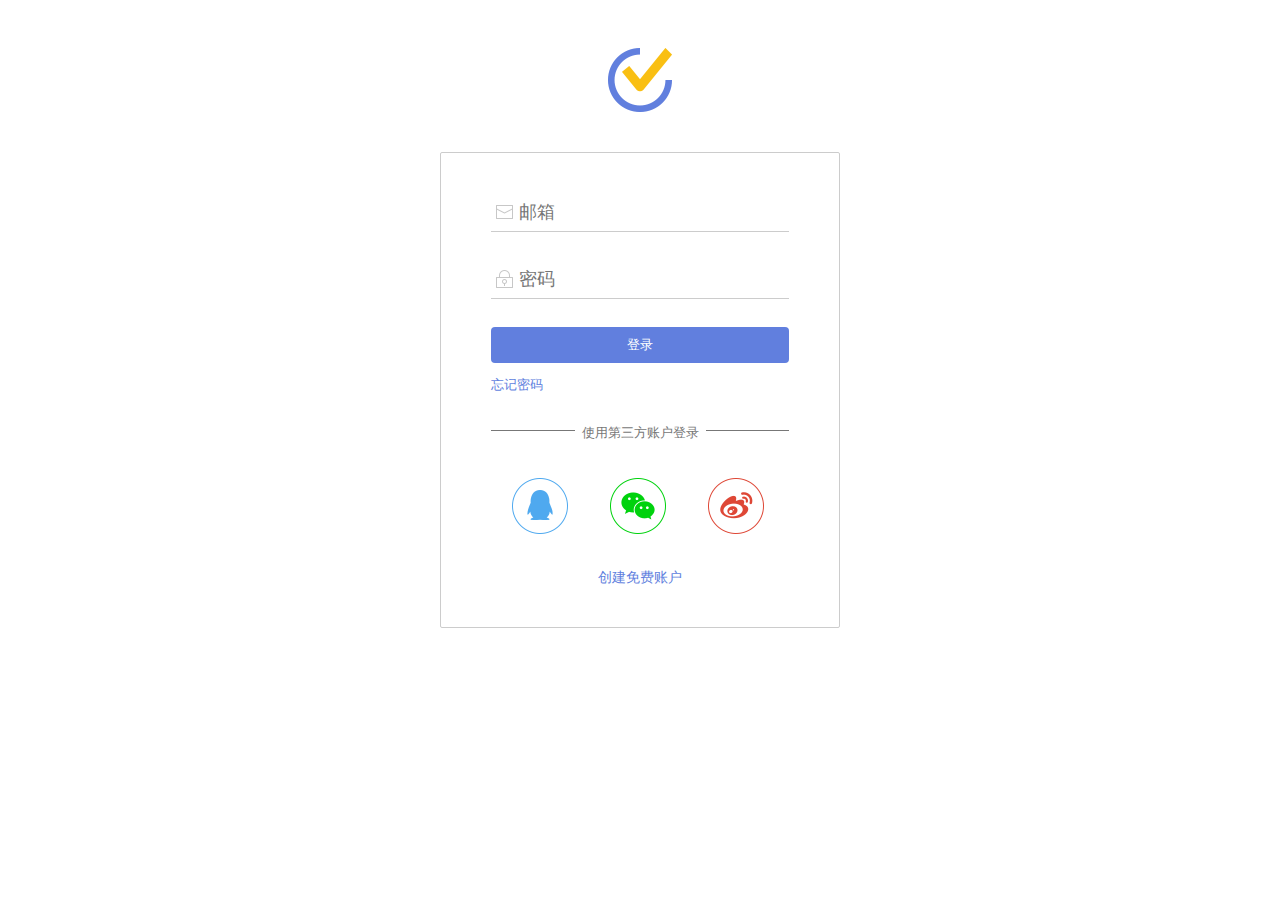
<file: login.html>
<!DOCTYPE html>
<html lang="en">
<head>
    <meta charset="UTF-8">
    <title>Title</title>
    <link rel="stylesheet" href="css/login.css">
</head>
<body>
<div class="login_warp">
    <div class="logo">
        <span></span>
    </div>
    <div class="login">
        <form class="login_form" action="#" method="post">
            <div id="email" class="input">
                <input name="email" type="email" placeholder="邮箱">
            </div>
            <div id="password" class="input">
                <input name="password" type="password" placeholder="密码">
            </div>
            <button id="submit" type="submit">登录</button>
            <div class="forget_password">
                <a href="javascript:;">忘记密码</a>
            </div>
        </form>
        <div class="else_login">
            <div class="login_line">使用第三方账户登录</div>
            <ul class="else clear">
                <li><a href="javascript:;"></a></li>
                <li><a href="javascript:;"></a></li>
                <li><a href="javascript:;"></a></li>
            </ul>
        </div>
        <div class="create"><a href="javascript">创建免费账户</a></div>
    </div>
</div>
</body>
</html>
</file>
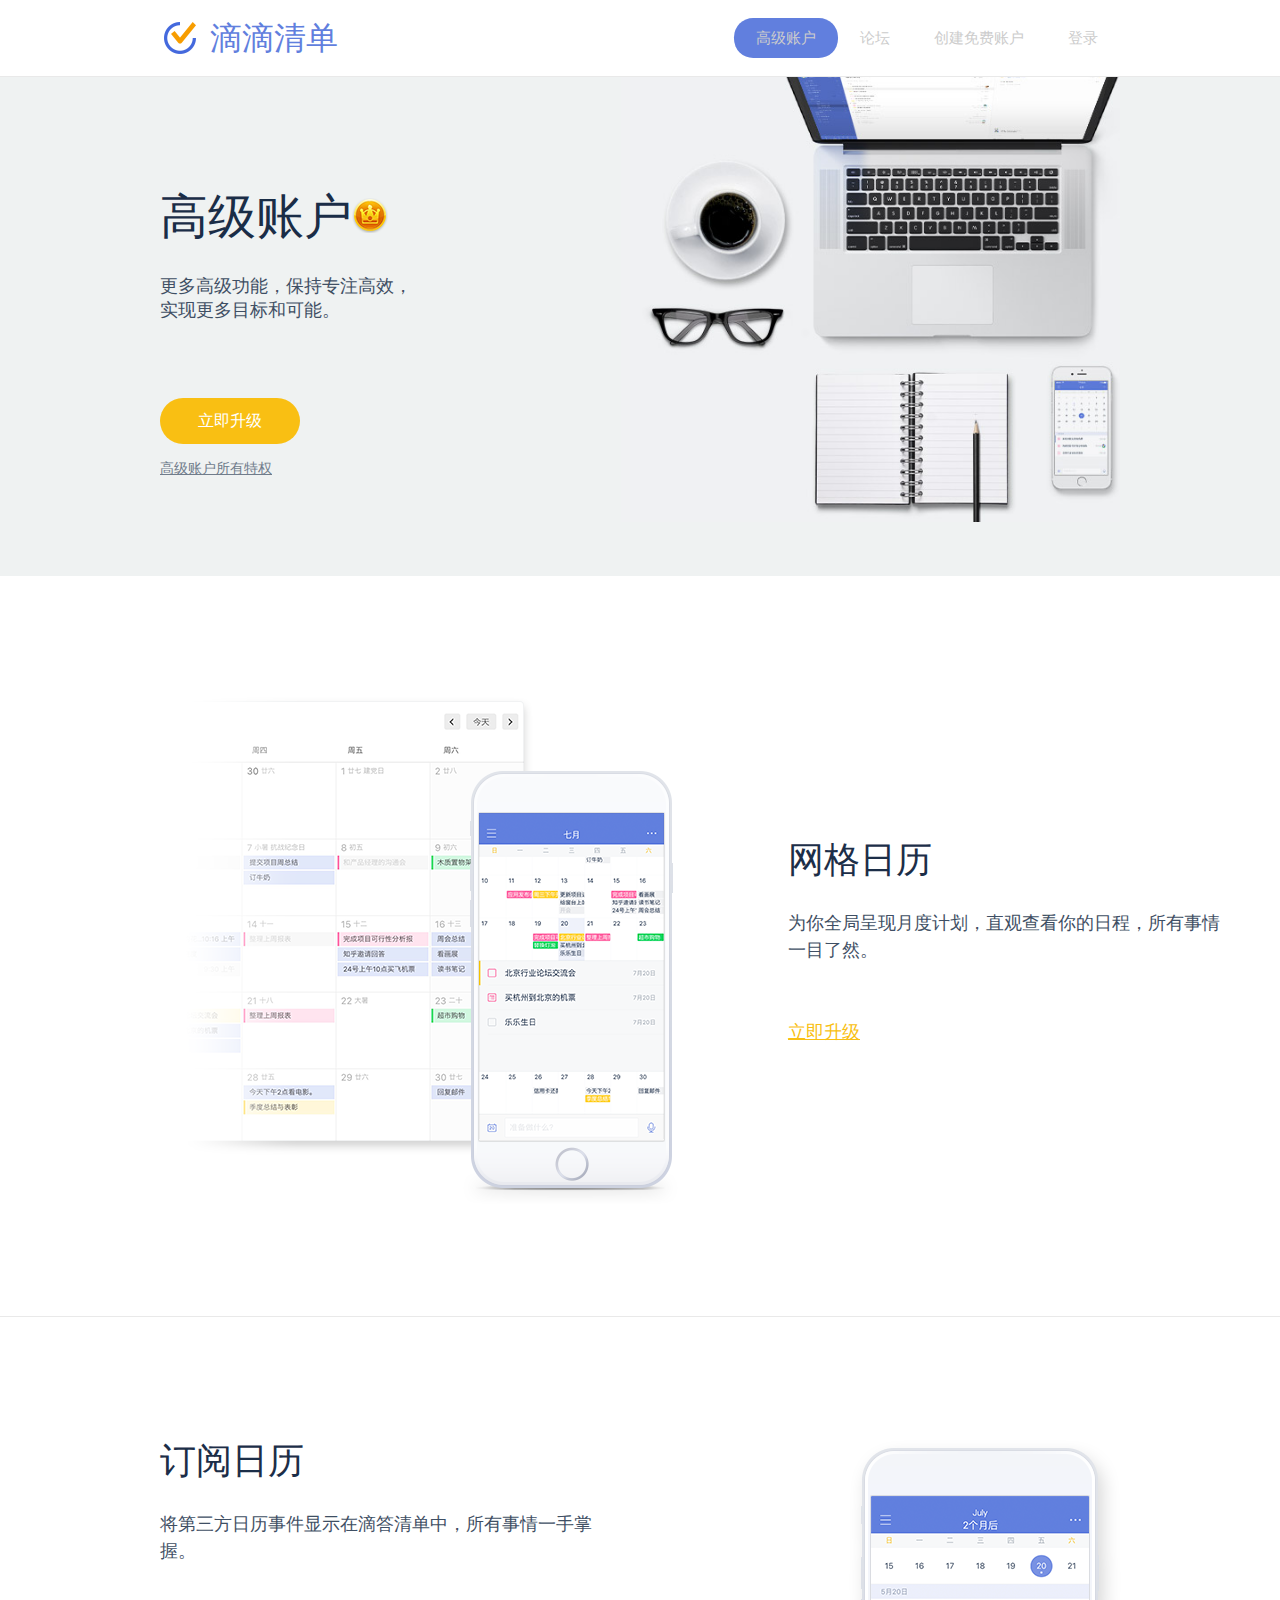
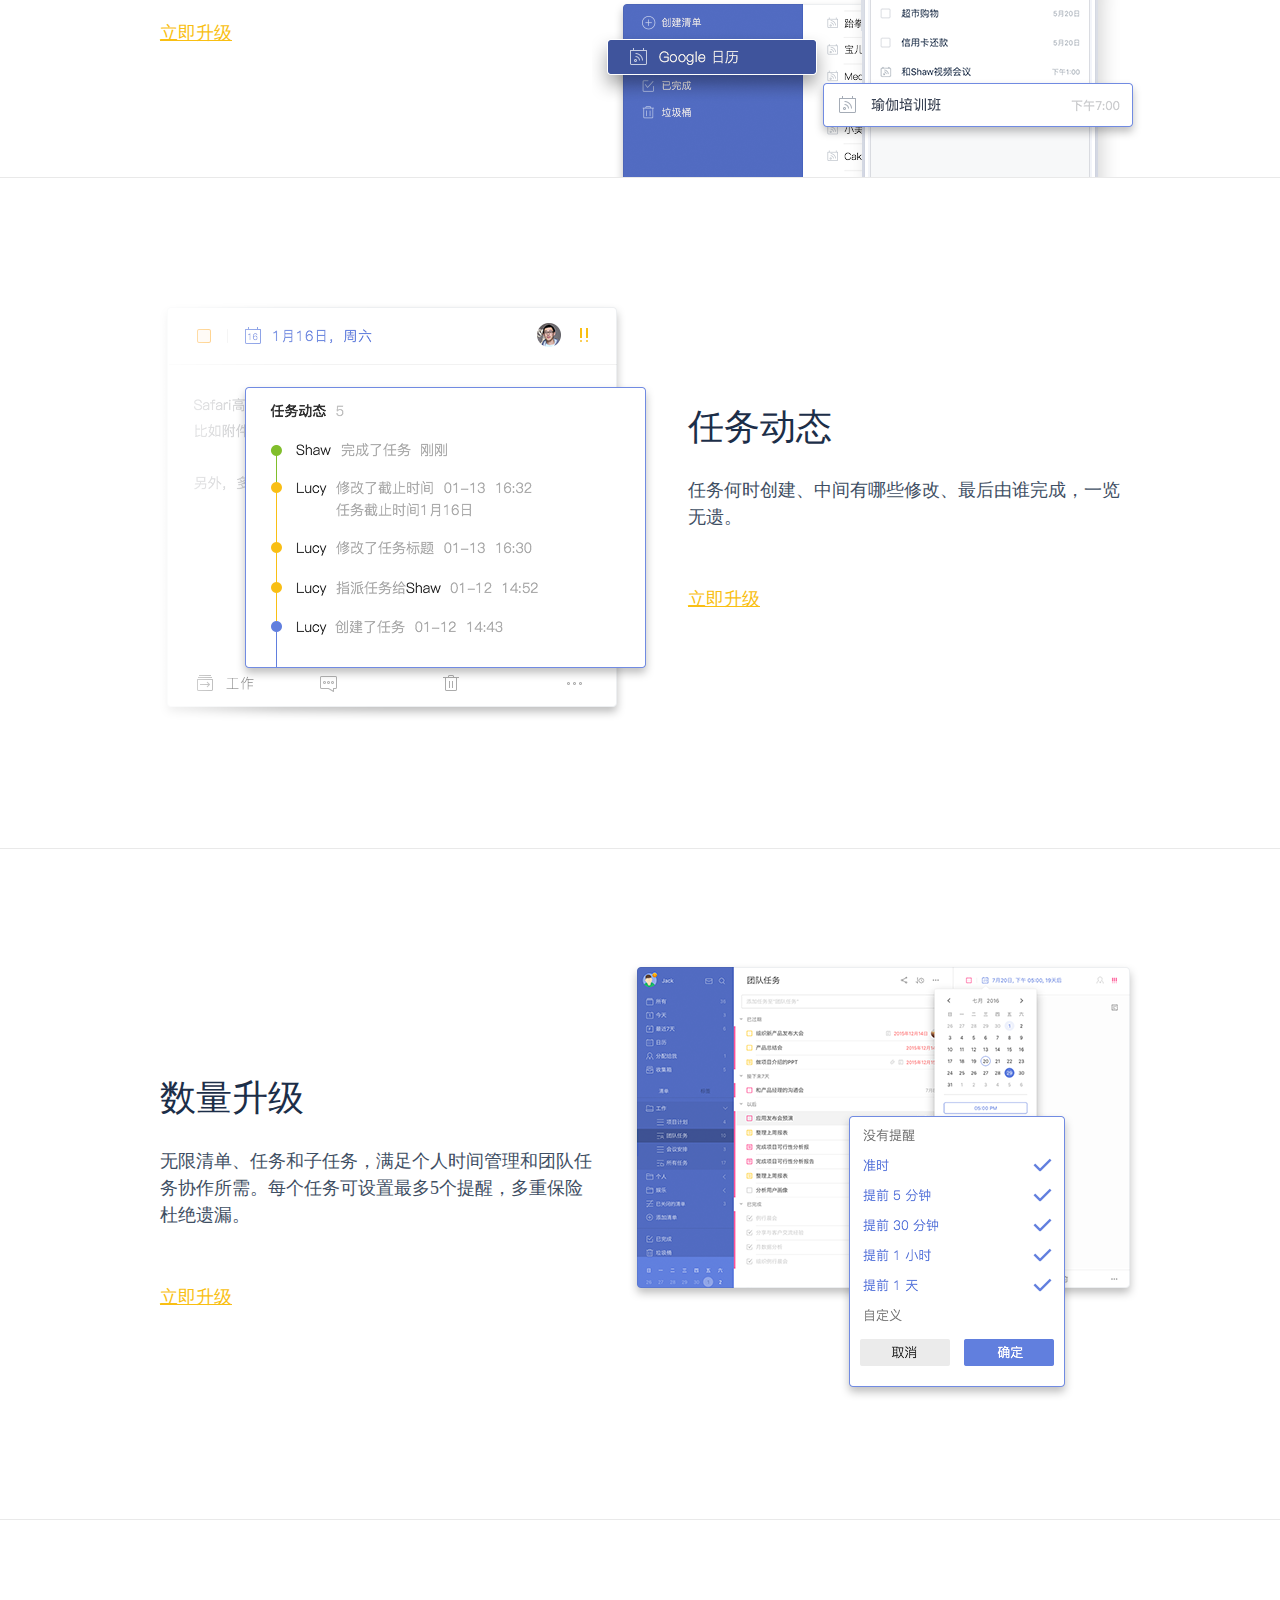
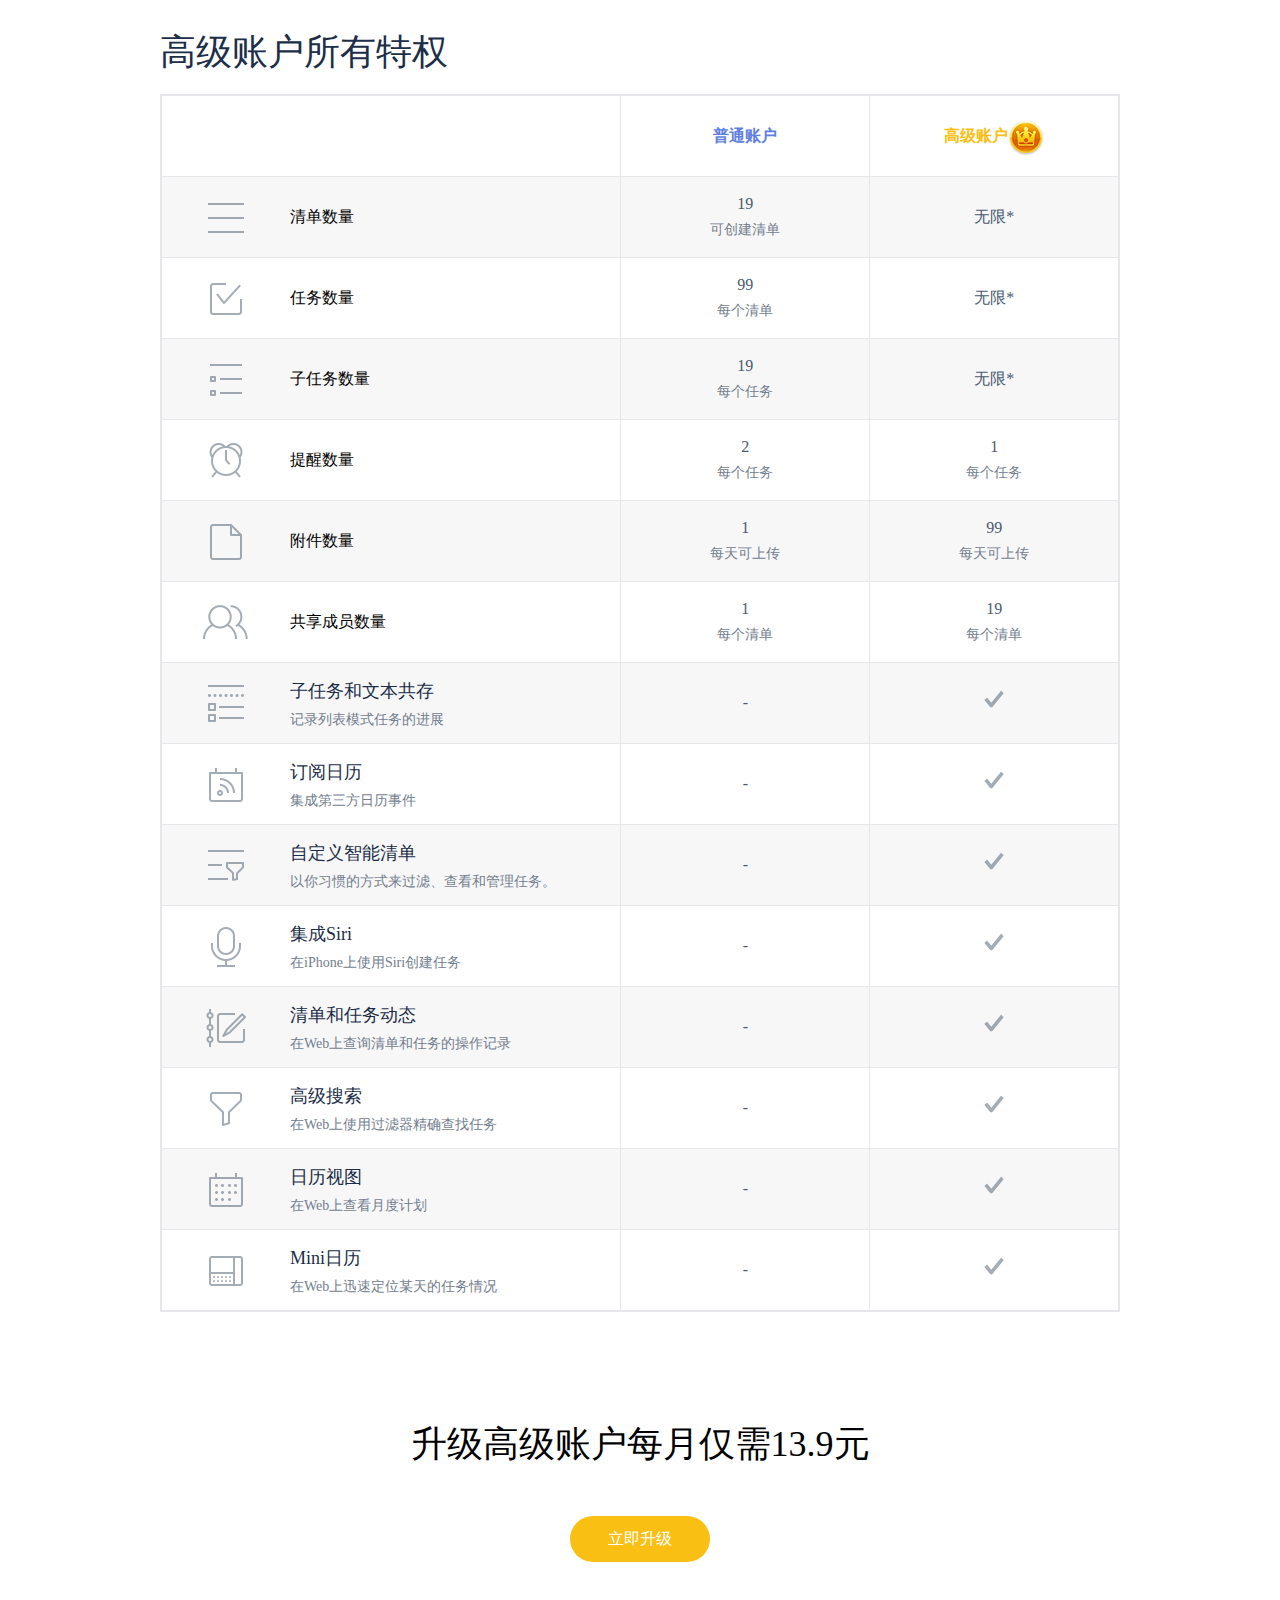
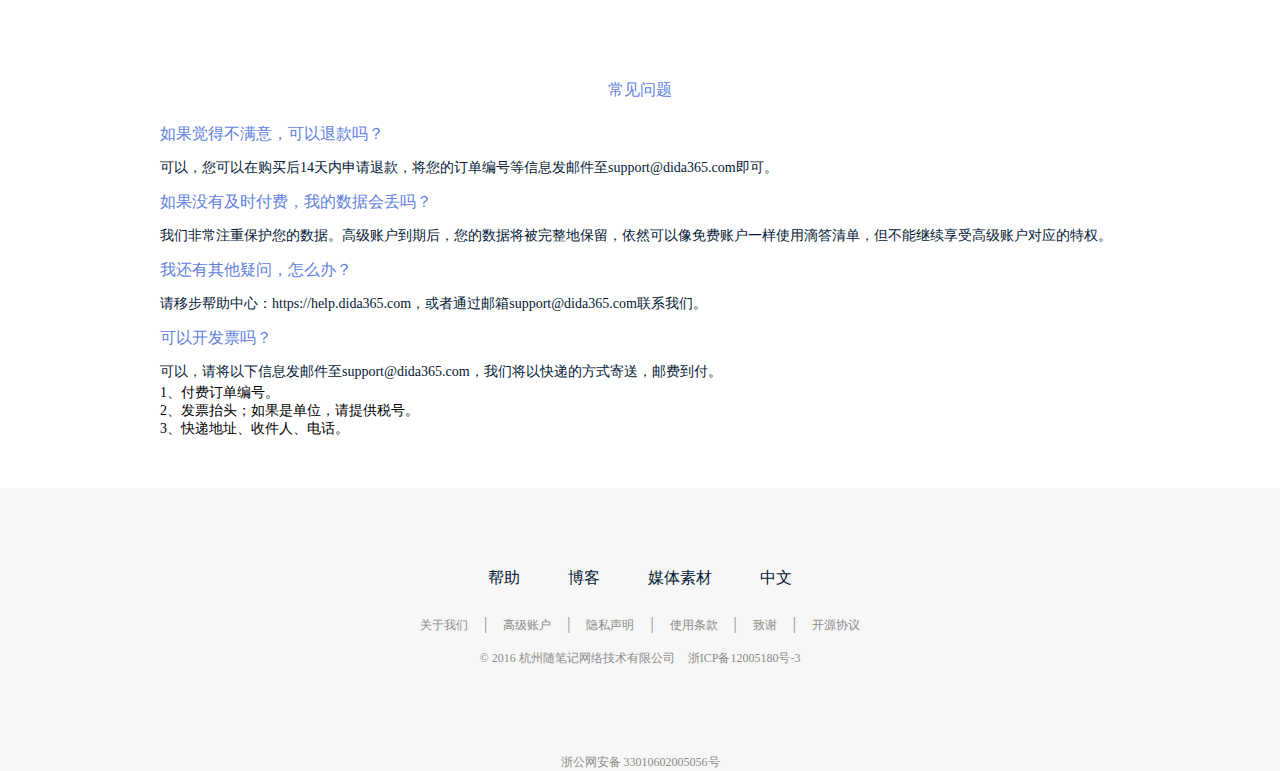
<file: vip.html>
<!DOCTYPE html>
<html lang="en">
<head>
    <meta charset="UTF-8">
    <title>Title</title>
    <link rel="stylesheet" href="css/style.css">
    <link rel="stylesheet" href="css/vip.css">
    <script src="js/jquery-1.11.1.min.js"></script>
    <script src="js/style.js"></script>
    <script src="js/vip.js"></script>
</head>
<body>
<div class="header">
    <div class="inner clear">
        <a href="index.html" class="logo clear">
            <img src="images/logo.ico">
            <span>滴滴清单</span>
        </a>
        <ul class="nav clear">
            <li><a href="#" class="home">高级账户</a></li>
            <li><a href="#">论坛</a></li>
            <li><a href="login.html">创建免费账户</a></li>
            <li><a href="login.html">登录</a></li>
        </ul>
        <i class="fa fa-reorder reorder"></i>
    </div>
    <div class="line"></div>
</div>
<div class="banner">
    <div class="inner clear">
        <div class="banner_left">
            <h1>高级账户<span></span></h1>
            <p>更多高级功能，保持专注高效，<br>实现更多目标和可能。</p>
            <div class="upgrade"><a href="javascript:;">立即升级</a></div>
            <a href="#privilegeList" class="privilege" >高级账户所有特权</a>
        </div>
        <div class="banner_right">
            <img src="images/cover.jpg">
        </div>
    </div>
</div>
<div class="main">
    <div class="infoList">
        <div class="info info_one clear">
            <div class="info_left">
                <h4>网格日历</h4>
                <p>为你全局呈现月度计划，直观查看你的日程，所有事情一目了然。</p>
                <a href="javascript:;" class="upgrade">立即升级</a>
            </div>
            <div class="info_right">
                <img src="images/grid-calendar.png">
            </div>
        </div>
        <div class="line"></div>
        <div class="info info_two clear">
            <div class="info_left">
                <h4>订阅日历</h4>
                <p>将第三方日历事件显示在滴答清单中，所有事情一手掌握。</p>
                <a href="javascript:;" class="upgrade">立即升级</a>
            </div>
            <div class="info_right">
                <img src="images/s-calendar.png">
            </div>
        </div>
        <div class="line"></div>
        <div class="info info_three clear">
            <div class="info_left">
                <h4>任务动态</h4>
                <p>任务何时创建、中间有哪些修改、最后由谁完成，一览无遗。</p>
                <a href="javascript:;" class="upgrade">立即升级</a>
            </div>
            <div class="info_right">
                <img src="images/t-activity.png">
            </div>
        </div>
        <div class="line"></div>
        <div class="info info_four clear">
            <div class="info_left">
                <h4>数量升级</h4>
                <p>无限清单、任务和子任务，满足个人时间管理和团队任务协作所需。每个任务可设置最多5个提醒，多重保险杜绝遗漏。</p>
                <a href="javascript:;" class="upgrade">立即升级</a>
            </div>
            <div class="info_right">
                <img src="images/reminders.png">
            </div>
        </div>
        <div class="line"></div>
    </div>
    <div id="privilegeList" class="privilegeList inner">
        <h2>高级账户所有特权</h2>
        <table>
            <thead>
            <tr>
                <th></th>
                <th>普通账户</th>
                <th>高级账户<span></span></th>
            </tr>
            </thead>
            <tbody>
            <tr>
                <td>
                    <i class="list"></i>
                    <span>清单数量</span>
                </td>
                <td>
                    <span>19</span>
                    <span class="desc">可创建清单</span>
                </td>
                <td>
                    <span title="综合使用情况和性能影响，默认高级账户最高可创建有限个清单。如需扩容请通过支持邮箱联系我们。">无限*</span>
                </td>
            </tr>
            <tr>
                <td>
                    <i class="task"></i>
                    <span>任务数量</span>
                </td>
                <td>
                    <span>99</span>
                    <span class="desc">每个清单</span>
                </td>
                <td>
                    <span title="综合使用情况和性能影响，默认高级账户最高可创建有限个清单。如需扩容请通过支持邮箱联系我们。">无限*</span>
                </td>
            </tr>
            <tr>
                <td>
                    <i class="subtask"></i>
                    <span>子任务数量</span>
                </td>
                <td>
                    <span>19</span>
                    <span class="desc">每个任务</span>
                </td>
                <td>
                    <span title="综合使用情况和性能影响，默认高级账户最高可创建有限个清单。如需扩容请通过支持邮箱联系我们。">无限*</span>
                </td>
            </tr>
            <tr>
                <td>
                    <i class="clock"></i>
                    <span>提醒数量</span>
                </td>
                <td>
                    <span>2</span>
                    <span class="desc">每个任务</span>
                </td>
                <td>
                    <span>1</span>
                    <span class="desc">每个任务</span>
                </td>
            </tr>
            <tr>
                <td>
                    <i class="file"></i>
                    <span>附件数量</span>
                </td>
                <td>
                    <span>1</span>
                    <span class="desc">每天可上传</span>
                </td>
                <td>
                    <span>99</span>
                    <span class="desc">每天可上传</span>
                </td>
            </tr>
            <tr>
                <td>
                    <i class="share"></i>
                    <span>共享成员数量</span>
                </td>
                <td>
                    <span>1</span>
                    <span class="desc">每个清单</span>
                </td>
                <td>
                    <span>19</span>
                    <span class="desc">每个清单</span>
                </td>
            </tr>
            <tr>
                <td>
                    <i class="subdesc"></i>
                    <p>
                        <span>子任务和文本共存</span>
                        <span class="desc">记录列表模式任务的进展</span>
                    </p>
                </td>
                <td>
                    <span>-</span>
                </td>
                <td>
                    <span class="support"></span>
                </td>
            </tr>
            <tr>
                <td>
                    <i class="subscribe"></i>
                    <p>
                        <span>订阅日历</span>
                        <span class="desc">集成第三方日历事件</span>
                    </p>
                </td>
                <td>
                    <span>-</span>
                </td>
                <td>
                    <span class="support"></span>
                </td>
            </tr>
            <tr>
                <td>
                    <i class="custom"></i>
                    <p>
                        <span>自定义智能清单</span>
                        <span class="desc">以你习惯的方式来过滤、查看和管理任务。</span>
                    </p>
                </td>
                <td>
                    <span>-</span>
                </td>
                <td>
                    <span class="support"></span>
                </td>
            </tr>
            <tr>
                <td>
                    <i class="siri"></i>
                    <p>
                        <span>集成Siri</span>
                        <span class="desc">在iPhone上使用Siri创建任务</span>
                    </p>
                </td>
                <td>
                    <span>-</span>
                </td>
                <td>
                    <span class="support"></span>
                </td>
            </tr>
            <tr>
                <td>
                    <i class="activity"></i>
                    <p>
                        <span>清单和任务动态</span>
                        <span class="desc">在Web上查询清单和任务的操作记录</span>
                    </p>
                </td>
                <td>
                    <span>-</span>
                </td>
                <td>
                    <span class="support"></span>
                </td>
            </tr>
            <tr>
                <td>
                    <i class="search"></i>
                    <p>
                        <span>高级搜索</span>
                        <span class="desc">在Web上使用过滤器精确查找任务</span>
                    </p>
                </td>
                <td>
                    <span>-</span>
                </td>
                <td>
                    <span class="support"></span>
                </td>
            </tr>
            <tr>
                <td>
                    <i class="calendar"></i>
                    <p>
                        <span>日历视图</span>
                        <span class="desc">在Web上查看月度计划</span>
                    </p>
                </td>
                <td>
                    <span>-</span>
                </td>
                <td>
                    <span class="support"></span>
                </td>
            </tr>
            <tr>
                <td>
                    <i class="mini"></i>
                    <p>
                        <span>Mini日历</span>
                        <span class="desc">在Web上迅速定位某天的任务情况</span>
                    </p>
                </td>
                <td>
                    <span>-</span>
                </td>
                <td>
                    <span class="support"></span>
                </td>
            </tr>
            </tbody>
        </table>
    </div>
    <div class="price">
        <div class="inner">
            <h2>升级高级账户每月仅需13.9元</h2>
            <a  class="upgrade">立即升级</a>
        </div>
    </div>
    <div class="question">
        <div class="inner">
            <a class="question_title">常见问题</a>
            <ul>
                <li>
                    <a class="question_txt">如果觉得不满意，可以退款吗？</a>
                    <span class="question_info">可以，您可以在购买后14天内申请退款，将您的订单编号等信息发邮件至support@dida365.com即可。</span>
                </li>
                <li>
                    <a class="question_txt">如果没有及时付费，我的数据会丢吗？</a>
                    <span class="question_info">我们非常注重保护您的数据。高级账户到期后，您的数据将被完整地保留，依然可以像免费账户一样使用滴答清单，但不能继续享受高级账户对应的特权。</span>
                </li>
                <li>
                    <a class="question_txt">我还有其他疑问，怎么办？</a>
                    <span class="question_info">请移步帮助中心：https://help.dida365.com，或者通过邮箱support@dida365.com联系我们。</span>
                </li>
                <li>
                    <a class="question_txt">可以开发票吗？</a>
                    <span class="question_info">可以，请将以下信息发邮件至support@dida365.com，我们将以快递的方式寄送，邮费到付。</span>
                    <span>1、付费订单编号。</span>
                    <span>2、发票抬头；如果是单位，请提供税号。</span>
                    <span>3、快递地址、收件人、电话。</span>
                </li>
            </ul>
        </div>
    </div>
</div>
<div class="vip_footer">
    <div class="inner">
        <div class="footer_link_top">
            <a href="#">帮助</a>
            <a href="#">博客</a>
            <a href="#">媒体素材</a>
            <a href="#">中文</a>
        </div>
        <div class="footer_link_bottom">
            <a href="#">关于我们</a>
            <span>|</span>
            <a href="#">高级账户</a>
            <span>|</span>
            <a href="#">隐私声明</a>
            <span>|</span>
            <a href="#">使用条款</a>
            <span>|</span>
            <a href="#">致谢</a>
            <span>|</span>
            <a href="#">开源协议</a>
        </div>
        <div class="copyright">
            <span>© 2016 杭州随笔记网络技术有限公司 </span>
            <a href="#">浙ICP备12005180号-3</a>
        </div>
        <div class="police">
            <a href="#">浙公网安备 33010602005056号</a>
        </div>
    </div>
</div>

<div class="modal"></div>

<div class="pop_window">
    <div class="pop">
        <div class="pop_title">
            <a class="closeBtn">×</a>
            <h2>升级到高级账户</h2>
            <div class="pop_price clear">
                <div class="menu">
                    <div class="menu_frame">1</div>
                    <ul class="choose_menu">
                        <li>1</li>
                        <li>2</li>
                        <li>3</li>
                        <li>4</li>
                        <li>5</li>
                        <li>6</li>
                        <li>7</li>
                        <li>8</li>
                        <li>9</li>
                        <li>10</li>
                        <li>11</li>
                        <li>12</li>
                    </ul>
                </div>
                <div class="date">
                    <div class="date_frame">月</div>
                    <ul class="choose_date">
                        <li>月</li>
                        <li>年</li>
                    </ul>
                </div>
                <div class="clear"></div>
                <p id="original_price">原价：￥13.9</p>
                <p id="discount_price">￥9.9</p>
            </div>
        </div>
        <div class="pop_content">
            <p class="type">支付方式：支付宝</p>
            <p class="text_info">* 即将恢复原价</p>
            <p class="text_info">* 您可在付费后14天内退款</p>
        </div>
        <div class="pop_btn">
            <a href="login.html" class="log_in">立即支付</a>
        </div>
    </div>
</div>
</body>
</html>
</file>
<file: css/login.css>
*{margin:0;padding:0;}
a{text-decoration: none;}
ul{list-style: none}

.clear:after{content:"200B";display:block; font-size:0; height:0; clear:both;}
.clear{*zoom:1;}

.login_warp{max-width: 400px;min-width: 300px;margin:48px auto;}
.logo{margin-bottom:36px;text-align: center;}
.logo span{display: inline-block;width:64px;height:64px;background:url("../images/login-icons.png") no-repeat 0 -1px;}
.login{padding:40px 50px;border:1px solid #ccc;border-radius: 2px;}
input{border:none;width:270px;height:38px;font-size: 18px;outline:none;}
.input{padding-left:28px;border-bottom:1px solid #ccc;margin-bottom: 28px;position: relative;}
#email:before{content: "";width: 18px;height:18px;margin:0 5px;background:url("../images/login-icons.png") no-repeat -87px -71px;position: absolute;left:0;top:10px;}
#password:before{content: "";width: 18px;height:18px;margin:0 5px;background:url("../images/login-icons.png") no-repeat -135px -71px;position: absolute;left:0;top:10px;}
#submit{border:none;width:298px;height:36px;background:#617fde;border-radius: 4px;color:#fff;margin-bottom: 12px;}
.forget_password a{font-size: 13px;color:#617fde;}
.login_line{font-size: 13px;text-align: center;position: relative;color:#777;padding:30px 0 36px;background:#fff;z-index: 20;overflow: hidden;}
.login_line:before{content: "";width:50%;height:1px;background:#777;position: absolute;top:36px;left:-65px;z-index: 10;}
.login_line:after{content: "";width:50%;height:1px;background:#777;position: absolute;top:36px;left:215px;z-index: 10;}
.else li{float:left;margin:0 21px;}
.else li a{display: block;width:56px;height:56px;background:url("../images/login-icons.png") no-repeat;}
.else li:nth-child(1) a{background-position: -64px 0;}
.else li:nth-child(2) a{background-position: -120px 0;}
.else li:nth-child(3) a{background-position: 0 -68px;}
.create{text-align: center;font-size:14px;padding-top:35px;}
.create a{color: #617fde;}
</file>
<file: css/style.css>
*{margin:0;padding:0}
body{font-size:1rem;font-family: "Microsoft YaHei"}
ul{list-style: none}
a{text-decoration: none}
img{display: block}
.clear:after{content:"200B";display:block; font-size:0; height:0; clear:both;}
.clear{*zoom:1;}
.inner{width:71.5rem;margin: 0 auto;}
.line{width:100%;height:1px;background:#e9e9e9;}
.hide{display: none}
.show{display: block !important;}
.color{color:#617fde !important;}
.header{position: fixed;top:0;width:100%;z-index: 100;padding-top:20px;transition: all 0.5s ease}
.header .logo{display: block;height:4.75rem;float: left;margin-left:0.25rem;color: #617fde;font-size: 2rem;line-height: 4.75rem;}
.header .logo img{float: left;margin-top:1.375rem;}
.header .logo span{float: left;margin-left:0.875rem;}
.header .nav{float: right;padding:1.125rem 0;}
.header .nav li{float: left;line-height: 2.5rem;}
.header .nav li a{display:block;height:2.5rem;border-radius:1.2rem;font-size: .9375rem;color:#ccc;padding:0 1.375rem;}
.header .nav li .home{background:#617fde;}
.header .reorder{float: right;padding:1.125rem;font-size: 2rem;line-height: 2.5rem;color: #617fde;display: none;cursor: pointer}



.footer .estimate{background:#797f86;text-align: center;}
.footer .estimate h3{padding:3.75rem 0 2.5rem 0;font-size: 2.625rem;color:#fff;font-weight: normal}
.footer .estimate .estimate_content{padding:2.5rem;}
.footer .estimate .estimate_content .estimate_title{padding:1.25rem;position: relative;}
.footer .estimate .estimate_content .estimate_title:before{content: '"';font-size: 3.75rem;width:2rem;position: absolute;top:0;left:0;color:#fff;}
.footer .estimate .estimate_content .estimate_title:after{content: '"';font-size: 3.75rem;width:2rem;height:3.75rem;position: absolute;bottom:0;right:0;color:#fff;}
.footer .estimate .estimate_content .estimate_title li a{font-size: 1.125rem;line-height: 2rem;color:#e4e5e7;display: none}
.footer .estimate .estimate_content .estimate_app{margin: .625rem 0 0;display: inline-block;}
.footer .estimate .estimate_content .estimate_app li{float: left;}
.footer .estimate .estimate_content .estimate_app li a{display: inline-block;margin:1.25rem;}
.footer .estimate .estimate_content .estimate_app li a i{display:block;width:6rem;height:6rem;color:#9499a0;line-height: 6rem;font-size: 2rem;color: #fff;}
.footer .footer_bot{background:#303445;text-align: center;}
.footer .footer_bot ul{display: inline-block;}
.footer .footer_bot ul li{float: left;}
.footer .footer_bot .app_icon{padding: 3.75rem 0 2.75rem 0;}
.footer .footer_bot .app_icon li a{margin:0.625rem;color: #595d6a;font-size:2rem; }
.footer .footer_bot .help{padding: 0 .625rem 2.5rem;}
.footer .footer_bot .help li a{margin: 0 1.375rem;color:#acaeb5;}
.footer .footer_bot .about{padding:1rem;}
.footer .footer_bot .about li a{color:#595d6a;}
.footer .footer_bot .about li span{color:#595d6a;padding:0 1rem}
.footer .footer_bot .copyright{font-size: .75rem;padding-bottom: 1rem;}
.footer .footer_bot .copyright span{color:#595d6a;}
.footer .footer_bot .copyright span a{color:#595d6a;}
.footer .footer_bot .police{padding-bottom: 5.3125rem}
.footer .footer_bot .police .police_pic{display:inline-block;width:1rem;height:1rem;background: url("../images/icon.png") no-repeat -198px -100px;}
.footer .footer_bot .police a{font-size: .75rem;color:#595d6a;padding-left: .375rem;}
</file>
<file: css/vip.css>
.inner{width:960px;}
.upgrade,.question_title,.question_txt{cursor: pointer;}
.header{padding:0;background: #fff;position: fixed;}
.banner{padding-top:76px;background: #eff2f2;height:500px;}
.banner_left{width:48%;padding-top:109px;float: left;}
.banner_left h1{font-weight: normal;font-size: 48px;margin-bottom: 25px; color: #1a2d47;position: relative;padding-right: 36px;}
.banner_left h1 span{display:inline-block;width:36px;height:36px;background: url("../images/vip-icons.png") no-repeat -603px -199px;}
.banner_left p{font-size: 18px;color:#3f4f64;}
.banner_left .upgrade{margin:76px 0 15px 0; }
.banner_left .upgrade a{display: block;width:140px; height:46px; background: #f9bf13;border-radius: 23px;text-align: center;line-height: 46px;color:#fff;}
.banner_left .privilege{font-size: 14px;color:#707c8b;text-decoration: underline}
.banner_right{width:52%;height:100%;float: right;}
.banner_right img{width:100%;}
.infoList .info{padding:110px 0;position: relative;width:960px;margin: 0 auto;}
.infoList .info .info_left{width: 45%;position: absolute;line-height: 27px;}
.infoList .info .info_left h4{font-size: 36px;font-weight: normal;margin-bottom: 36px;color: #1c2e48;}
.infoList .info .info_left p{font-size: 18px;color:#3f4f64;margin-bottom: 55px;}
.infoList .info .info_left a{text-decoration: underline;font-size: 18px;color:#f9bf13;}
.infoList .info .info_right{width: 55%;}
.infoList .info_one .info_left{padding-left:100px;top:50%;left:55%}
.infoList .info_one .info_right{float: left;}
.infoList .info_two{padding:110px 0 0 0}
.infoList .info_two .info_left{top:50%;left:0}
.infoList .info_two .info_right{float: right;}
.infoList .info_three .info_left{top:50%;left:55%}
.infoList .info_three .info_right{float: left;}
.infoList .info_four .info_left{top:50%;left:0}
.infoList .info_four .info_right{float: right;}
.privilegeList{padding-top:110px;}
.privilegeList h2{font-size: 36px;line-height: 44px;font-weight: normal;color:#1c2e48}
.privilegeList table{margin-top: 20px;border:2px solid #e5e7ea;text-align: center;line-height: 80px;width: 100%}
table,tr,th,td{border:1px solid #e5e7ea;border-collapse:collapse;}
.privilegeList table tr{height:80px;}
.privilegeList table tr:nth-child(2n+1){background:#f7f7f8}
.privilegeList table thead tr{background: #fff !important;}
.privilegeList table thead tr th:nth-child(1){width:48%;}
.privilegeList table thead tr th:nth-child(2){width:26%;color:#617fde;}
.privilegeList table thead tr th:nth-child(3){width:26%;color:#f9bf13;}
.privilegeList table thead tr th:nth-child(3) span{display:inline-block;vertical-align: middle;width:36px;height:36px;background: url("../images/vip-icons.png") no-repeat -603px -199px;}
.privilegeList table tbody tr td:nth-child(1){width:48%;text-align: left;padding-left: 40px;}

.privilegeList table tbody tr td:nth-child(1) i{display:inline-block;width:48px;height:48px;background:url("../images/vip-icons.png") no-repeat;vertical-align: middle;margin-right: 36px;}
.privilegeList table tbody tr td:nth-child(1) p{display: inline-block;vertical-align: middle;}
.privilegeList table tbody tr td:nth-child(1) p span{font-size: 18px;color:#1b2d47;display: block;line-height: normal;}
.privilegeList table tbody tr td:nth-child(1) p .desc{padding-top:8px;font-size: 14px;color:#737e8e}

.privilegeList table tbody tr td:nth-child(1) .list{background-position: -528px -272px;}
.privilegeList table tbody tr td:nth-child(1) .task{background-position: -480px -272px;}
.privilegeList table tbody tr td:nth-child(1) .subtask{background-position: -384px -272px;}
.privilegeList table tbody tr td:nth-child(1) .share{background-position: -507px -200px;}
.privilegeList table tbody tr td:nth-child(1) .clock{background-position: -48px -272px;}
.privilegeList table tbody tr td:nth-child(1) .file{background-position: -192px -272px;}
.privilegeList table tbody tr td:nth-child(1) .subdesc{background-position: -336px -272px;}
.privilegeList table tbody tr td:nth-child(1) .subscribe{background-position: -288px -272px;}
.privilegeList table tbody tr td:nth-child(1) .custom{background-position: -432px -272px;}
.privilegeList table tbody tr td:nth-child(1) .siri{background-position: -240px -272px;}
.privilegeList table tbody tr td:nth-child(1) .activity{background-position: -0px -272px;}
.privilegeList table tbody tr td:nth-child(1) .search{background-position: -144px -272px;}
.privilegeList table tbody tr td:nth-child(1) .calendar{background-position: -96px -272px;}
.privilegeList table tbody tr td:nth-child(1) .mini{background-position: -555px -200px;}
.privilegeList table tbody tr td:nth-child(2){width:26%;}
.privilegeList table tbody tr td:nth-child(2) span{display: block;line-height: normal;color: #4c5a6f;}
.privilegeList table tbody tr td:nth-child(2) .desc{padding-top:8px;font-size: 14px;color:#737e8e}
.privilegeList table tbody tr td:nth-child(3){width:26%;}
.privilegeList table tbody tr td:nth-child(3) span{color:#4c5a6f;display: block;line-height: normal;}
.privilegeList table tbody tr td:nth-child(3) .desc{padding-top:8px;font-size: 14px;color:#737e8e}
.privilegeList table tbody tr td:nth-child(3) .support{display:inline-block;width:20px;height:18px;background: url("../images/vip-icons.png") no-repeat -387px -230px;}
.price{padding-top:110px;text-align:center;}
.price h2{font-size: 36px;line-height: 44px;font-weight: normal;}
.price .upgrade{display: inline-block;width:140px; height:46px; background: #f9bf13;border-radius: 23px;text-align: center;line-height: 46px;color:#fff;margin:50px 15px;}
.question{padding: 26px 0 50px 0;}
.question span{display: block;font-size: 14px;}
.question .question_title{padding-top: 30px;text-align: center;color: #617fde;line-height: 44px;display: block}
.question .question_txt{color: #617fde;line-height: 44px;display: block;}
.question .question_info{color:#041835;line-height: 24px;}
.vip_footer{padding-top:70px;background:#f7f7f7;text-align: center;}
.vip_footer .footer_link_top{padding:10px 100px; }
.vip_footer .footer_link_top a{margin:0 22px;color:#041835;}
.vip_footer .footer_link_bottom{padding:16px;color:#8a8a8a;}
.vip_footer .footer_link_bottom a{font-size: 12px;margin:0 12px;color:#8a8a8a;}
.vip_footer .copyright{padding-bottom: 85px;font-size: 12px;color:#8a8a8a;}
.vip_footer .copyright a{color:#8a8a8a;padding-left:10px;}
.vip_footer .police a{font-size: 12px;color:#8a8a8a;}


/*html,body{height: 100%;overflow: scroll;}*/
.modal{width:100%;height:100%;background:#000;opacity:0.3;position: fixed;top:0;z-index:100;}
.pop_window{position: fixed;background-color: #fff;width: 500px;min-height: 180px;border: 1px solid #ececec;border-radius: 4px;box-shadow: 0 12px 40px rgba(0,0,0,.3);padding-bottom:10px;text-align: left;top:0;left:0;z-index: 110}
.pop_title{padding: 20px 0 18px;min-height: 40px;}
.pop_title .closeBtn{;display:block;position: absolute;right: 24px;font-size: 24px;line-height: 24px;color: #737373;cursor: pointer}
.pop_title h2{color: #f9bf13;font-size: 36px;text-align: center;font-weight: normal;margin-top: 20px;margin-bottom:20px;}
.pop_price{padding:20px 70px;text-align: center;}
.pop_price .menu{display: inline-block;margin-right: 40px;width: 140px;line-height: 30px;float: left;}
.pop_price .menu .menu_frame{height: 30px;background-color: #fff;border: 1px solid #ececec;border-radius: 4px;cursor: pointer;position: relative;}
.pop_price .menu .menu_frame:after{content: "▾";position: absolute;right: 10px;}
.pop_price .menu .choose_menu{display: none;background-color: #fff;border: 1px solid #ececec;border-radius: 4px;margin-top: 2px;position: absolute;width: 140px;overflow: auto;box-shadow: 0 6px 20px rgba(0,0,0,.15);max-height: 200px;}
.pop_price .menu .choose_menu li{cursor: pointer;}
.pop_price .menu .choose_menu li:hover{background:#f9bf13;color:#fff;}

.pop_price .date{display: inline-block;width: 140px;line-height: 30px;float: left;}
.pop_price .date .date_frame{height: 30px;background-color: #fff;border: 1px solid #ececec;border-radius: 4px;cursor: pointer;position: relative;}
.pop_price .date .date_frame:after{content: "▾";position: absolute;right: 10px;}
.pop_price .date .choose_date{display: none;background-color: #fff;border: 1px solid #ececec;border-radius: 4px;margin-top: 2px;position: absolute;width: 140px;overflow: auto;box-shadow: 0 6px 20px rgba(0,0,0,.15);max-height: 200px;}
.pop_price .date .choose_date li{cursor: pointer;}
.pop_price .date .choose_date li:hover{background:#f9bf13;color:#fff;}
.pop_price p{text-align: left;line-height: 2rem;}
.pop_price #original_price{padding-top: .875rem;font-size: .875rem;color: rgba(0,0,0,.5);text-decoration: line-through;}
.pop_price #discount_price{color: #f9bf13;font-size: 2.25rem;padding-bottom: 1.875rem;padding-top: 1.25rem;}
.pop_content{padding:0 70px}
.pop_content p{line-height: 32px;}
.pop_content .type{}
.pop_content .text_info{font-size: 14px}
.pop_btn{padding: 20px 70px;text-align: center}
.pop_btn .log_in{display: block;border-radius: 4px;background: #fac52b;padding:12px 0;color:#fff;cursor:pointer; }
</file>
